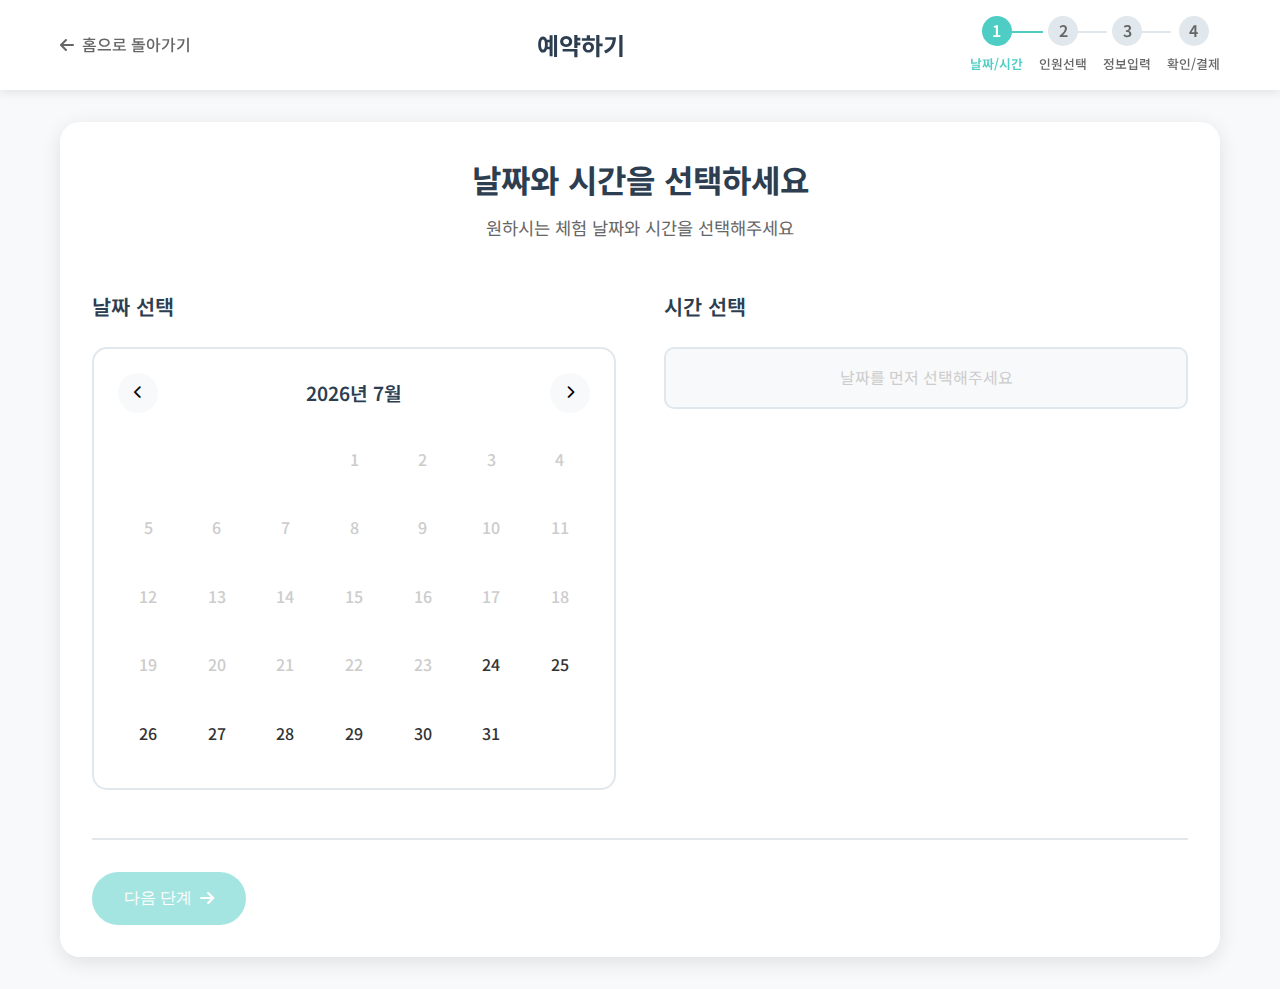
<file: reservation.html>
<!DOCTYPE html>
<html lang="ko">
<head>
    <meta charset="UTF-8">
    <meta name="viewport" content="width=device-width, initial-scale=1.0">
    <title>예약하기 - 부산어린이대공원 실감형 사파리</title>
    <link rel="stylesheet" href="styles/reservation.css">
    <link href="https://fonts.googleapis.com/css2?family=Noto+Sans+KR:wght@300;400;500;700&display=swap" rel="stylesheet">
    <link rel="stylesheet" href="https://cdnjs.cloudflare.com/ajax/libs/font-awesome/6.0.0/css/all.min.css">
</head>
<body>
    <!-- Header -->
    <header class="header">
        <div class="container">
            <div class="header-content">
                <a href="index.html" class="back-btn">
                    <i class="fas fa-arrow-left"></i>
                    <span>홈으로 돌아가기</span>
                </a>
                <h1 class="page-title">예약하기</h1>
                <div class="progress-indicator">
                    <div class="step active" data-step="1">
                        <span class="step-number">1</span>
                        <span class="step-label">날짜/시간</span>
                    </div>
                    <div class="step" data-step="2">
                        <span class="step-number">2</span>
                        <span class="step-label">인원선택</span>
                    </div>
                    <div class="step" data-step="3">
                        <span class="step-number">3</span>
                        <span class="step-label">정보입력</span>
                    </div>
                    <div class="step" data-step="4">
                        <span class="step-number">4</span>
                        <span class="step-label">확인/결제</span>
                    </div>
                </div>
            </div>
        </div>
    </header>

    <!-- Main Content -->
    <main class="main-content">
        <div class="container">
            <div class="reservation-container">
                <!-- Step 1: Date & Time Selection -->
                <section id="step1" class="reservation-step active">
                    <div class="step-header">
                        <h2>날짜와 시간을 선택하세요</h2>
                        <p>원하시는 체험 날짜와 시간을 선택해주세요</p>
                    </div>
                    
                    <div class="date-time-selector">
                        <div class="calendar-section">
                            <h3>날짜 선택</h3>
                            <div class="calendar-container">
                                <div class="calendar-header">
                                    <button class="calendar-nav" id="prev-month">
                                        <i class="fas fa-chevron-left"></i>
                                    </button>
                                    <span class="current-month" id="current-month"></span>
                                    <button class="calendar-nav" id="next-month">
                                        <i class="fas fa-chevron-right"></i>
                                    </button>
                                </div>
                                <div class="calendar-grid" id="calendar-grid"></div>
                            </div>
                        </div>
                        
                        <div class="time-section">
                            <h3>시간 선택</h3>
                            <div class="time-slots" id="time-slots">
                                <div class="time-slot disabled">
                                    <span>날짜를 먼저 선택해주세요</span>
                                </div>
                            </div>
                        </div>
                    </div>
                    
                    <div class="step-actions">
                        <button class="btn btn-primary" id="step1-next" disabled>
                            다음 단계
                            <i class="fas fa-arrow-right"></i>
                        </button>
                    </div>
                </section>

                <!-- Step 2: People Selection -->
                <section id="step2" class="reservation-step">
                    <div class="step-header">
                        <h2>인원을 선택하세요</h2>
                        <p>체험에 참여할 인원을 선택해주세요</p>
                    </div>
                    
                    <div class="people-selector">
                        <div class="people-card">
                            <div class="people-info">
                                <h3>성인 (13세/중학생 이상)</h3>
                                <p class="price">10,000원</p>
                                <p class="description">VR 체험 가능 연령</p>
                            </div>
                            <div class="people-controls">
                                <button class="quantity-btn" id="adult-minus">-</button>
                                <span class="quantity" id="adult-count">1</span>
                                <button class="quantity-btn" id="adult-plus">+</button>
                            </div>
                        </div>
                        
                        <div class="people-card">
                            <div class="people-info">
                                <h3>어린이 (3-12세)</h3>
                                <p class="price">5,000원</p>
                                <p class="description">보호자 동반 필수</p>
                            </div>
                            <div class="people-controls">
                                <button class="quantity-btn" id="child-minus">-</button>
                                <span class="quantity" id="child-count">0</span>
                                <button class="quantity-btn" id="child-plus">+</button>
                            </div>
                        </div>
                    </div>
                    
                    <div class="total-summary">
                        <div class="summary-item">
                            <span>성인 1명 × 10,000원</span>
                            <span id="adult-total">15,000원</span>
                        </div>
                        <div class="summary-item">
                            <span>어린이 1명 × 5,000원</span>
                            <span id="child-total">0원</span>
                        </div>
                        <div class="summary-total">
                            <span>총 금액</span>
                            <span id="total-amount">15,000원</span>
                        </div>
                    </div>
                    
                    <div class="step-actions">
                        <button class="btn btn-secondary" id="step2-back">
                            <i class="fas fa-arrow-left"></i>
                            이전 단계
                        </button>
                        <button class="btn btn-primary" id="step2-next">
                            다음 단계
                            <i class="fas fa-arrow-right"></i>
                        </button>
                    </div>
                </section>

                <!-- Step 3: Information Input -->
                <section id="step3" class="reservation-step">
                    <div class="step-header">
                        <h2>예약자 정보를 입력하세요</h2>
                        <p>체험 예약에 필요한 정보를 입력해주세요</p>
                    </div>
                    
                    <div class="info-form">
                        <div class="form-section">
                            <h3>예약자 정보</h3>
                            <div class="form-group">
                                <label for="reservation-name">예약자명 *</label>
                                <input type="text" id="reservation-name" name="name" required>
                                <span class="error-message" id="name-error"></span>
                            </div>
                            
                            <div class="form-group">
                                <label for="reservation-phone">연락처 *</label>
                                <input type="tel" id="reservation-phone" name="phone" placeholder="010-1234-5678" required>
                                <span class="error-message" id="phone-error"></span>
                            </div>
                            
                            <div class="form-group">
                                <label for="reservation-email">이메일 *</label>
                                <input type="email" id="reservation-email" name="email" placeholder="example@email.com" required>
                                <span class="error-message" id="email-error"></span>
                            </div>
                        </div>
                        
                        <div class="form-section">
                            <h3>체험자 정보</h3>
                            <div class="participants-list" id="participants-list">
                                <!-- Participants will be added dynamically -->
                            </div>
                            <button type="button" class="btn btn-outline" id="add-participant">
                                <i class="fas fa-plus"></i>
                                체험자 추가
                            </button>
                        </div>
                        
                        <div class="form-section">
                            <h3>특별 요청사항</h3>
                            <div class="form-group">
                                <label for="special-requests">요청사항</label>
                                <textarea id="special-requests" name="requests" placeholder="특별한 요청사항이 있으시면 입력해주세요"></textarea>
                            </div>
                        </div>
                        
                        <div class="form-section">
                            <h3>이용약관 및 개인정보처리방침</h3>
                            <div class="checkbox-group">
                                <label class="checkbox-label">
                                    <input type="checkbox" id="terms-agreement" required>
                                    <span class="checkmark"></span>
                                    <span class="checkbox-text">
                                        <a href="#" target="_blank">이용약관</a> 및 
                                        <a href="#" target="_blank">개인정보처리방침</a>에 동의합니다 *
                                    </span>
                                </label>
                            </div>
                            
                            <div class="checkbox-group">
                                <label class="checkbox-label">
                                    <input type="checkbox" id="marketing-agreement">
                                    <span class="checkmark"></span>
                                    <span class="checkbox-text">
                                        마케팅 정보 수신에 동의합니다 (선택)
                                    </span>
                                </label>
                            </div>
                        </div>
                    </div>
                    
                    <div class="step-actions">
                        <button class="btn btn-secondary" id="step3-back">
                            <i class="fas fa-arrow-left"></i>
                            이전 단계
                        </button>
                        <button class="btn btn-primary" id="step3-next">
                            다음 단계
                            <i class="fas fa-arrow-right"></i>
                        </button>
                    </div>
                </section>

                <!-- Step 4: Confirmation & Payment -->
                <section id="step4" class="reservation-step">
                    <div class="step-header">
                        <h2>예약 정보를 확인하세요</h2>
                        <p>입력하신 정보를 확인하고 예약을 완료해주세요</p>
                    </div>
                    
                    <div class="confirmation-container">
                        <div class="confirmation-summary">
                            <h3>예약 정보 요약</h3>
                            <div class="summary-details">
                                <div class="detail-item">
                                    <span class="label">체험 날짜</span>
                                    <span class="value" id="confirm-date">-</span>
                                </div>
                                <div class="detail-item">
                                    <span class="label">체험 시간</span>
                                    <span class="value" id="confirm-time">-</span>
                                </div>
                                <div class="detail-item">
                                    <span class="label">참여 인원</span>
                                    <span class="value" id="confirm-people">-</span>
                                </div>
                                <div class="detail-item">
                                    <span class="label">예약자명</span>
                                    <span class="value" id="confirm-name">-</span>
                                </div>
                                <div class="detail-item">
                                    <span class="label">연락처</span>
                                    <span class="value" id="confirm-phone">-</span>
                                </div>
                                <div class="detail-item">
                                    <span class="label">이메일</span>
                                    <span class="value" id="confirm-email">-</span>
                                </div>
                            </div>
                        </div>
                        
                        <div class="payment-summary">
                            <h3>결제 정보</h3>
                            <div class="payment-details">
                                <div class="payment-item">
                                    <span>성인 × 1명</span>
                                    <span id="payment-adult">10,000원</span>
                                </div>
                                <div class="payment-item">
                                    <span>어린이 × 1명</span>
                                    <span id="payment-child">5,000원</span>
                                </div>
                                <div class="payment-total">
                                    <span>총 결제 금액</span>
                                    <span id="payment-total">15,000원</span>
                                </div>
                            </div>
                        </div>
                        
                        <div class="payment-methods">
                            <h3>결제 방법</h3>
                            <div class="payment-options">
                                <label class="payment-option">
                                    <input type="radio" name="payment-method" value="card" checked>
                                    <span class="payment-option-content">
                                        <i class="fas fa-credit-card"></i>
                                        <span>신용카드</span>
                                    </span>
                                </label>
                                <label class="payment-option">
                                    <input type="radio" name="payment-method" value="transfer">
                                    <span class="payment-option-content">
                                        <i class="fas fa-university"></i>
                                        <span>무통장입금</span>
                                    </span>
                                </label>
                                <label class="payment-option">
                                    <input type="radio" name="payment-method" value="phone">
                                    <span class="payment-option-content">
                                        <i class="fas fa-mobile-alt"></i>
                                        <span>휴대폰 결제</span>
                                    </span>
                                </label>
                            </div>
                        </div>
                    </div>
                    
                    <div class="step-actions">
                        <button class="btn btn-secondary" id="step4-back">
                            <i class="fas fa-arrow-left"></i>
                            이전 단계
                        </button>
                        <button class="btn btn-outline" onclick="openPreviewModal()">
                            <i class="fas fa-eye"></i>
                            미리보기
                        </button>
                        <button class="btn btn-primary btn-large" id="complete-reservation">
                            <i class="fas fa-check"></i>
                            예약 완료하기
                        </button>
                    </div>
                </section>
            </div>
        </div>
    </main>

    <!-- Loading Overlay -->
    <div id="loading-overlay" class="loading-overlay">
        <div class="loading-content">
            <div class="loading-spinner"></div>
            <p>예약을 처리하고 있습니다...</p>
        </div>
    </div>

    <!-- Success Modal -->
    <div id="success-modal" class="modal">
        <div class="modal-content">
            <div class="success-icon">
                <i class="fas fa-check-circle"></i>
            </div>
            <h2>예약이 완료되었습니다!</h2>
            <div class="reservation-details">
                <p><strong>예약번호:</strong> <span id="reservation-number"></span></p>
                <p><strong>체험 일시:</strong> <span id="success-date-time"></span></p>
                <p><strong>참여 인원:</strong> <span id="success-people"></span></p>
                <p><strong>총 금액:</strong> <span id="success-total"></span></p>
            </div>
            <div class="modal-actions">
                <button class="btn btn-primary" onclick="window.location.href='index.html'">
                    홈으로 돌아가기
                </button>
                <button class="btn btn-secondary" onclick="printReservation()">
                    <i class="fas fa-print"></i>
                    예약 확인서 출력
                </button>
                <button class="btn btn-outline" onclick="viewReservationDetails()">
                    <i class="fas fa-eye"></i>
                    상세 보기
                </button>
            </div>
        </div>
    </div>

    <!-- Reservation Details Modal -->
    <div id="reservation-details-modal" class="modal">
        <div class="modal-content">
            <span class="close" onclick="closeReservationDetailsModal()">&times;</span>
            <h2>예약 상세 정보</h2>
            <div class="reservation-details-content">
                <div class="details-section">
                    <h3><i class="fas fa-info-circle"></i> 기본 정보</h3>
                    <div class="details-grid">
                        <div class="detail-item">
                            <span class="label">예약번호</span>
                            <span class="value" id="detail-reservation-number">-</span>
                        </div>
                        <div class="detail-item">
                            <span class="label">예약일시</span>
                            <span class="value" id="detail-reservation-date">-</span>
                        </div>
                        <div class="detail-item">
                            <span class="label">체험일시</span>
                            <span class="value" id="detail-experience-date">-</span>
                        </div>
                        <div class="detail-item">
                            <span class="label">상태</span>
                            <span class="value status confirmed" id="detail-status">확정</span>
                        </div>
                    </div>
                </div>

                <div class="details-section">
                    <h3><i class="fas fa-user"></i> 예약자 정보</h3>
                    <div class="details-grid">
                        <div class="detail-item">
                            <span class="label">예약자명</span>
                            <span class="value" id="detail-name">-</span>
                        </div>
                        <div class="detail-item">
                            <span class="label">연락처</span>
                            <span class="value" id="detail-phone">-</span>
                        </div>
                        <div class="detail-item">
                            <span class="label">이메일</span>
                            <span class="value" id="detail-email">-</span>
                        </div>
                    </div>
                </div>

                <div class="details-section">
                    <h3><i class="fas fa-users"></i> 참여 인원</h3>
                    <div class="participants-detail" id="participants-detail">
                        <!-- Participants will be populated here -->
                    </div>
                </div>

                <div class="details-section">
                    <h3><i class="fas fa-won-sign"></i> 결제 정보</h3>
                    <div class="payment-details">
                        <div class="payment-item">
                            <span>성인 × <span id="detail-adults-count">0</span>명</span>
                            <span id="detail-adults-amount">0원</span>
                        </div>
                        <div class="payment-item">
                            <span>어린이 × <span id="detail-children-count">0</span>명</span>
                            <span id="detail-children-amount">0원</span>
                        </div>
                        <div class="payment-total">
                            <span>총 결제 금액</span>
                            <span id="detail-total-amount">0원</span>
                        </div>
                    </div>
                </div>

                <div class="details-section">
                    <h3><i class="fas fa-info"></i> 이용 안내</h3>
                    <div class="info-notice">
                        <ul>
                            <li>체험 시작 10분 전까지 도착해주세요.</li>
                            <li>VR 체험은 10세 이상 권장입니다.</li>
                            <li>임신부 및 심장질환자는 체험에 제한이 있을 수 있습니다.</li>
                            <li>예약 취소는 체험 24시간 전까지 가능합니다.</li>
                        </ul>
                    </div>
                </div>
            </div>
            <div class="modal-footer">
                <button class="btn btn-primary" onclick="modifyReservation()">
                    <i class="fas fa-edit"></i>
                    예약 수정
                </button>
                <button class="btn btn-danger" onclick="cancelReservation()">
                    <i class="fas fa-times"></i>
                    예약 취소
                </button>
                <button class="btn btn-secondary" onclick="printReservation()">
                    <i class="fas fa-print"></i>
                    인쇄
                </button>
            </div>
        </div>
    </div>

    <!-- Preview Modal -->
    <div id="preview-modal" class="modal">
        <div class="modal-content">
            <span class="close" onclick="closePreviewModal()">&times;</span>
            <h2>예약 정보 미리보기</h2>
            <div class="preview-content">
                <div class="preview-summary">
                    <h3>예약 요약</h3>
                    <div class="preview-grid">
                        <div class="preview-item">
                            <span class="label">체험 날짜</span>
                            <span class="value" id="preview-date">-</span>
                        </div>
                        <div class="preview-item">
                            <span class="label">체험 시간</span>
                            <span class="value" id="preview-time">-</span>
                        </div>
                        <div class="preview-item">
                            <span class="label">참여 인원</span>
                            <span class="value" id="preview-people">-</span>
                        </div>
                        <div class="preview-item">
                            <span class="label">총 금액</span>
                            <span class="value" id="preview-total">-</span>
                        </div>
                    </div>
                </div>
                <div class="preview-note">
                    <p><i class="fas fa-info-circle"></i> 위 정보를 확인하시고 예약을 완료해주세요.</p>
                </div>
            </div>
            <div class="modal-footer">
                <button class="btn btn-secondary" onclick="closePreviewModal()">
                    돌아가기
                </button>
                <button class="btn btn-primary" onclick="confirmReservation()">
                    <i class="fas fa-check"></i>
                    예약 완료
                </button>
            </div>
        </div>
    </div>

    <script src="scripts/reservation.js"></script>
</body>
</html>
</file>
<file: styles/reservation.css>
/* Reservation Page Styles */

* {
    margin: 0;
    padding: 0;
    box-sizing: border-box;
}

body {
    font-family: 'Noto Sans KR', sans-serif;
    line-height: 1.6;
    color: #333;
    background: #f8f9fa;
}

.container {
    max-width: 1200px;
    margin: 0 auto;
    padding: 0 20px;
}

/* Header Styles */
.header {
    background: white;
    box-shadow: 0 2px 10px rgba(0, 0, 0, 0.1);
    position: sticky;
    top: 0;
    z-index: 100;
}

.header-content {
    display: flex;
    align-items: center;
    justify-content: space-between;
    padding: 1rem 0;
}

.back-btn {
    display: flex;
    align-items: center;
    gap: 0.5rem;
    color: #666;
    text-decoration: none;
    font-weight: 500;
    transition: color 0.3s ease;
}

.back-btn:hover {
    color: #4ecdc4;
}

.page-title {
    font-size: 1.5rem;
    font-weight: 700;
    color: #2c3e50;
}

/* Progress Indicator */
.progress-indicator {
    display: flex;
    gap: 1rem;
    align-items: center;
}

.step {
    display: flex;
    flex-direction: column;
    align-items: center;
    gap: 0.5rem;
    position: relative;
}

.step:not(:last-child)::after {
    content: '';
    position: absolute;
    top: 15px;
    right: -20px;
    width: 40px;
    height: 2px;
    background: #e1e8ed;
    transition: background 0.3s ease;
}

.step.active:not(:last-child)::after {
    background: #4ecdc4;
}

.step-number {
    width: 30px;
    height: 30px;
    border-radius: 50%;
    background: #e1e8ed;
    color: #666;
    display: flex;
    align-items: center;
    justify-content: center;
    font-weight: 600;
    transition: all 0.3s ease;
}

.step.active .step-number {
    background: #4ecdc4;
    color: white;
}

.step.completed .step-number {
    background: #27ae60;
    color: white;
}

.step-label {
    font-size: 0.8rem;
    color: #666;
    font-weight: 500;
}

.step.active .step-label {
    color: #4ecdc4;
    font-weight: 600;
}

/* Main Content */
.main-content {
    padding: 2rem 0;
}

.reservation-container {
    background: white;
    border-radius: 20px;
    padding: 2rem;
    box-shadow: 0 5px 20px rgba(0, 0, 0, 0.1);
}

.reservation-step {
    display: none;
}

.reservation-step.active {
    display: block;
    animation: fadeInUp 0.5s ease;
}

@keyframes fadeInUp {
    from {
        opacity: 0;
        transform: translateY(30px);
    }
    to {
        opacity: 1;
        transform: translateY(0);
    }
}

.step-header {
    text-align: center;
    margin-bottom: 3rem;
}

.step-header h2 {
    font-size: 2rem;
    font-weight: 700;
    color: #2c3e50;
    margin-bottom: 0.5rem;
}

.step-header p {
    color: #666;
    font-size: 1.1rem;
}

/* Step 1: Date & Time Selection */
.date-time-selector {
    display: grid;
    grid-template-columns: 1fr 1fr;
    gap: 3rem;
    margin-bottom: 3rem;
}

.calendar-section h3,
.time-section h3 {
    font-size: 1.3rem;
    font-weight: 600;
    color: #2c3e50;
    margin-bottom: 1.5rem;
}

.calendar-container {
    border: 2px solid #e1e8ed;
    border-radius: 15px;
    padding: 1.5rem;
}

.calendar-header {
    display: flex;
    justify-content: space-between;
    align-items: center;
    margin-bottom: 1rem;
}

.calendar-nav {
    background: #f8f9fa;
    border: none;
    width: 40px;
    height: 40px;
    border-radius: 50%;
    display: flex;
    align-items: center;
    justify-content: center;
    cursor: pointer;
    transition: all 0.3s ease;
}

.calendar-nav:hover {
    background: #4ecdc4;
    color: white;
}

.current-month {
    font-size: 1.2rem;
    font-weight: 600;
    color: #2c3e50;
}

.calendar-grid {
    display: grid;
    grid-template-columns: repeat(7, 1fr);
    gap: 0.5rem;
}

.calendar-day {
    aspect-ratio: 1;
    display: flex;
    align-items: center;
    justify-content: center;
    border-radius: 8px;
    cursor: pointer;
    font-weight: 500;
    transition: all 0.3s ease;
}

.calendar-day:hover {
    background: #e8f8f5;
}

.calendar-day.selected {
    background: #4ecdc4;
    color: white;
}

.calendar-day.disabled {
    color: #ccc;
    cursor: not-allowed;
}

.calendar-day.disabled:hover {
    background: transparent;
}

.time-slots {
    display: grid;
    grid-template-columns: repeat(auto-fit, minmax(120px, 1fr));
    gap: 1rem;
}

.time-slot {
    padding: 1rem;
    border: 2px solid #e1e8ed;
    border-radius: 10px;
    text-align: center;
    cursor: pointer;
    transition: all 0.3s ease;
    background: white;
}

.time-slot:hover {
    border-color: #4ecdc4;
    background: #f8fffe;
}

.time-slot.selected {
    border-color: #4ecdc4;
    background: #4ecdc4;
    color: white;
}

.time-slot.disabled {
    background: #f8f9fa;
    color: #ccc;
    cursor: not-allowed;
}

.time-slot.disabled:hover {
    border-color: #e1e8ed;
    background: #f8f9fa;
}

/* Step 2: People Selection */
.people-selector {
    display: flex;
    flex-direction: column;
    gap: 2rem;
    margin-bottom: 3rem;
}

.people-card {
    display: flex;
    justify-content: space-between;
    align-items: center;
    padding: 2rem;
    border: 2px solid #e1e8ed;
    border-radius: 15px;
    transition: all 0.3s ease;
}

.people-card:hover {
    border-color: #4ecdc4;
    box-shadow: 0 5px 15px rgba(78, 205, 196, 0.1);
}

.people-info h3 {
    font-size: 1.2rem;
    font-weight: 600;
    color: #2c3e50;
    margin-bottom: 0.5rem;
}

.price {
    font-size: 1.1rem;
    font-weight: 700;
    color: #e74c3c;
    margin-bottom: 0.5rem;
}

.description {
    color: #666;
    font-size: 0.9rem;
}

.people-controls {
    display: flex;
    align-items: center;
    gap: 1rem;
}

.quantity-btn {
    width: 40px;
    height: 40px;
    border: 2px solid #e1e8ed;
    background: white;
    border-radius: 50%;
    display: flex;
    align-items: center;
    justify-content: center;
    cursor: pointer;
    font-size: 1.2rem;
    font-weight: 600;
    transition: all 0.3s ease;
}

.quantity-btn:hover {
    border-color: #4ecdc4;
    color: #4ecdc4;
}

.quantity-btn:disabled {
    opacity: 0.5;
    cursor: not-allowed;
}

.quantity {
    font-size: 1.5rem;
    font-weight: 600;
    color: #2c3e50;
    min-width: 30px;
    text-align: center;
}

.total-summary {
    background: #f8f9fa;
    padding: 2rem;
    border-radius: 15px;
    margin-bottom: 3rem;
}

.summary-item {
    display: flex;
    justify-content: space-between;
    margin-bottom: 1rem;
    color: #666;
}

.summary-total {
    display: flex;
    justify-content: space-between;
    font-size: 1.2rem;
    font-weight: 700;
    color: #2c3e50;
    padding-top: 1rem;
    border-top: 2px solid #e1e8ed;
}

/* Step 3: Information Input */
.info-form {
    display: flex;
    flex-direction: column;
    gap: 3rem;
    margin-bottom: 3rem;
}

.form-section {
    background: #f8f9fa;
    padding: 2rem;
    border-radius: 15px;
}

.form-section h3 {
    font-size: 1.3rem;
    font-weight: 600;
    color: #2c3e50;
    margin-bottom: 1.5rem;
}

.form-group {
    margin-bottom: 1.5rem;
}

.form-group label {
    display: block;
    margin-bottom: 0.5rem;
    font-weight: 500;
    color: #333;
}

.form-group input,
.form-group textarea {
    width: 100%;
    padding: 1rem;
    border: 2px solid #e1e8ed;
    border-radius: 10px;
    font-size: 1rem;
    transition: border-color 0.3s ease;
}

.form-group input:focus,
.form-group textarea:focus {
    outline: none;
    border-color: #4ecdc4;
}

.form-group textarea {
    resize: vertical;
    min-height: 100px;
}

.error-message {
    color: #e74c3c;
    font-size: 0.9rem;
    margin-top: 0.5rem;
    display: block;
}

.participants-list {
    display: flex;
    flex-direction: column;
    gap: 1rem;
    margin-bottom: 1rem;
}

.participant-item {
    display: flex;
    gap: 1rem;
    align-items: center;
    padding: 1rem;
    background: white;
    border-radius: 10px;
    border: 2px solid #e1e8ed;
}

.participant-item input {
    flex: 1;
    margin-bottom: 0;
}

.remove-participant {
    background: #e74c3c;
    color: white;
    border: none;
    width: 30px;
    height: 30px;
    border-radius: 50%;
    cursor: pointer;
    display: flex;
    align-items: center;
    justify-content: center;
}

.checkbox-group {
    margin-bottom: 1rem;
}

.checkbox-label {
    display: flex;
    align-items: flex-start;
    gap: 1rem;
    cursor: pointer;
}

.checkbox-label input[type="checkbox"] {
    display: none;
}

.checkmark {
    width: 20px;
    height: 20px;
    border: 2px solid #e1e8ed;
    border-radius: 4px;
    position: relative;
    flex-shrink: 0;
    margin-top: 2px;
    transition: all 0.3s ease;
}

.checkbox-label input[type="checkbox"]:checked + .checkmark {
    background: #4ecdc4;
    border-color: #4ecdc4;
}

.checkbox-label input[type="checkbox"]:checked + .checkmark::after {
    content: '✓';
    position: absolute;
    top: 50%;
    left: 50%;
    transform: translate(-50%, -50%);
    color: white;
    font-size: 12px;
    font-weight: bold;
}

.checkbox-text {
    color: #666;
    line-height: 1.5;
}

.checkbox-text a {
    color: #4ecdc4;
    text-decoration: none;
}

.checkbox-text a:hover {
    text-decoration: underline;
}

/* Step 4: Confirmation & Payment */
.confirmation-container {
    display: flex;
    flex-direction: column;
    gap: 3rem;
    margin-bottom: 3rem;
}

.confirmation-summary,
.payment-summary,
.payment-methods {
    background: #f8f9fa;
    padding: 2rem;
    border-radius: 15px;
}

.confirmation-summary h3,
.payment-summary h3,
.payment-methods h3 {
    font-size: 1.3rem;
    font-weight: 600;
    color: #2c3e50;
    margin-bottom: 1.5rem;
}

.summary-details {
    display: flex;
    flex-direction: column;
    gap: 1rem;
}

.detail-item {
    display: flex;
    justify-content: space-between;
    align-items: center;
    padding: 1rem;
    background: white;
    border-radius: 10px;
}

.detail-item .label {
    font-weight: 500;
    color: #666;
}

.detail-item .value {
    font-weight: 600;
    color: #2c3e50;
}

.payment-details {
    display: flex;
    flex-direction: column;
    gap: 1rem;
}

.payment-item {
    display: flex;
    justify-content: space-between;
    color: #666;
}

.payment-total {
    display: flex;
    justify-content: space-between;
    font-size: 1.2rem;
    font-weight: 700;
    color: #2c3e50;
    padding-top: 1rem;
    border-top: 2px solid #e1e8ed;
}

.payment-options {
    display: flex;
    flex-direction: column;
    gap: 1rem;
}

.payment-option {
    display: flex;
    align-items: center;
    cursor: pointer;
}

.payment-option input[type="radio"] {
    display: none;
}

.payment-option-content {
    display: flex;
    align-items: center;
    gap: 1rem;
    padding: 1rem;
    border: 2px solid #e1e8ed;
    border-radius: 10px;
    width: 100%;
    transition: all 0.3s ease;
}

.payment-option input[type="radio"]:checked + .payment-option-content {
    border-color: #4ecdc4;
    background: #f8fffe;
}

.payment-option-content i {
    font-size: 1.5rem;
    color: #4ecdc4;
}

/* Step Actions */
.step-actions {
    display: flex;
    justify-content: space-between;
    align-items: center;
    padding-top: 2rem;
    border-top: 2px solid #e1e8ed;
}

.btn {
    padding: 1rem 2rem;
    border: none;
    border-radius: 50px;
    font-size: 1rem;
    font-weight: 500;
    cursor: pointer;
    transition: all 0.3s ease;
    display: inline-flex;
    align-items: center;
    gap: 0.5rem;
    text-decoration: none;
}

.btn-primary {
    background: #4ecdc4;
    color: white;
}

.btn-primary:hover:not(:disabled) {
    background: #45b7b8;
    transform: translateY(-2px);
    box-shadow: 0 5px 15px rgba(78, 205, 196, 0.4);
}

.btn-secondary {
    background: transparent;
    color: #666;
    border: 2px solid #e1e8ed;
}

.btn-secondary:hover {
    background: #f8f9fa;
    border-color: #4ecdc4;
    color: #4ecdc4;
}

.btn-outline {
    background: transparent;
    color: #4ecdc4;
    border: 2px solid #4ecdc4;
}

.btn-outline:hover {
    background: #4ecdc4;
    color: white;
}

.btn-large {
    padding: 1.2rem 2.5rem;
    font-size: 1.1rem;
}

.btn:disabled {
    opacity: 0.5;
    cursor: not-allowed;
    transform: none !important;
    box-shadow: none !important;
}

/* Loading Overlay */
.loading-overlay {
    position: fixed;
    top: 0;
    left: 0;
    width: 100%;
    height: 100%;
    background: rgba(255, 255, 255, 0.9);
    display: none;
    align-items: center;
    justify-content: center;
    z-index: 2000;
}

.loading-overlay.show {
    display: flex;
}

.loading-content {
    text-align: center;
}

.loading-spinner {
    width: 50px;
    height: 50px;
    border: 4px solid #e1e8ed;
    border-top: 4px solid #4ecdc4;
    border-radius: 50%;
    animation: spin 1s linear infinite;
    margin: 0 auto 1rem;
}

@keyframes spin {
    0% { transform: rotate(0deg); }
    100% { transform: rotate(360deg); }
}

/* Modal Styles */
.modal {
    display: none;
    position: fixed;
    z-index: 3000;
    left: 0;
    top: 0;
    width: 100%;
    height: 100%;
    background-color: rgba(0, 0, 0, 0.5);
    backdrop-filter: blur(5px);
}

.modal.show {
    display: flex;
    align-items: center;
    justify-content: center;
}

.modal.show {
    display: block;
}

.modal-content {
    background-color: white;
    padding: 3rem;
    border-radius: 20px;
    width: 90%;
    max-width: 500px;
    text-align: center;
    animation: modalSlideIn 0.3s ease;
}

@keyframes modalSlideIn {
    from {
        opacity: 0;
        transform: translateY(-50px);
    }
    to {
        opacity: 1;
        transform: translateY(0);
    }
}

.success-icon {
    font-size: 4rem;
    color: #27ae60;
    margin-bottom: 1rem;
}

.modal-content h2 {
    font-size: 1.8rem;
    font-weight: 700;
    color: #2c3e50;
    margin-bottom: 2rem;
}

.reservation-details {
    text-align: left;
    background: #f8f9fa;
    padding: 2rem;
    border-radius: 15px;
    margin-bottom: 2rem;
}

.reservation-details p {
    margin-bottom: 1rem;
    color: #666;
}

.reservation-details strong {
    color: #2c3e50;
}

.modal-actions {
    display: flex;
    flex-direction: column;
    gap: 1rem;
}

/* Reservation Details Modal Styles */
.reservation-details-content {
    display: flex;
    flex-direction: column;
    gap: 2rem;
    margin-bottom: 2rem;
}

.details-section {
    background: #f8f9fa;
    padding: 1.5rem;
    border-radius: 15px;
}

.details-section h3 {
    font-size: 1.2rem;
    font-weight: 600;
    color: #2c3e50;
    margin-bottom: 1rem;
    display: flex;
    align-items: center;
    gap: 0.5rem;
}

.details-section h3 i {
    color: #4ecdc4;
}

.details-grid {
    display: grid;
    grid-template-columns: repeat(auto-fit, minmax(250px, 1fr));
    gap: 1rem;
}

.detail-item {
    display: flex;
    justify-content: space-between;
    align-items: center;
    padding: 0.8rem;
    background: white;
    border-radius: 10px;
    border-left: 4px solid #4ecdc4;
}

.detail-item .label {
    font-weight: 500;
    color: #666;
}

.detail-item .value {
    font-weight: 600;
    color: #2c3e50;
}

.detail-item .value.status {
    padding: 0.3rem 0.8rem;
    border-radius: 15px;
    font-size: 0.8rem;
    font-weight: 600;
}

.detail-item .value.status.confirmed {
    background: #d5f4e6;
    color: #27ae60;
}

.participants-detail {
    display: flex;
    flex-direction: column;
    gap: 0.5rem;
}

.participant-detail-item {
    display: flex;
    justify-content: space-between;
    align-items: center;
    padding: 0.8rem;
    background: white;
    border-radius: 10px;
    border-left: 4px solid #4ecdc4;
}

.info-notice {
    background: white;
    padding: 1rem;
    border-radius: 10px;
}

.info-notice ul {
    list-style: none;
    padding: 0;
}

.info-notice li {
    padding: 0.5rem 0;
    color: #666;
    display: flex;
    align-items: center;
    gap: 0.5rem;
}

.info-notice li::before {
    content: '•';
    color: #4ecdc4;
    font-weight: bold;
}

.modal-footer {
    display: flex;
    gap: 1rem;
    justify-content: center;
    padding-top: 2rem;
    border-top: 2px solid #e1e8ed;
}

/* Preview Modal Styles */
.preview-content {
    margin-bottom: 2rem;
}

.preview-summary {
    background: #f8f9fa;
    padding: 2rem;
    border-radius: 15px;
    margin-bottom: 1.5rem;
}

.preview-summary h3 {
    font-size: 1.3rem;
    font-weight: 600;
    color: #2c3e50;
    margin-bottom: 1.5rem;
    text-align: center;
}

.preview-grid {
    display: grid;
    grid-template-columns: repeat(auto-fit, minmax(200px, 1fr));
    gap: 1rem;
}

.preview-item {
    display: flex;
    flex-direction: column;
    gap: 0.5rem;
    padding: 1rem;
    background: white;
    border-radius: 10px;
    text-align: center;
    border-left: 4px solid #4ecdc4;
}

.preview-item .label {
    font-size: 0.9rem;
    color: #666;
    font-weight: 500;
}

.preview-item .value {
    font-size: 1.1rem;
    font-weight: 600;
    color: #2c3e50;
}

.preview-note {
    background: #e8f8f5;
    padding: 1rem;
    border-radius: 10px;
    border-left: 4px solid #4ecdc4;
}

.preview-note p {
    margin: 0;
    color: #2c3e50;
    display: flex;
    align-items: center;
    gap: 0.5rem;
}

.preview-note i {
    color: #4ecdc4;
}

/* Responsive Design */
@media (max-width: 768px) {
    .header-content {
        flex-direction: column;
        gap: 1rem;
    }
    
    .progress-indicator {
        width: 100%;
        justify-content: space-between;
    }
    
    .step:not(:last-child)::after {
        display: none;
    }
    
    .date-time-selector {
        grid-template-columns: 1fr;
        gap: 2rem;
    }
    
    .people-card {
        flex-direction: column;
        gap: 1rem;
        text-align: center;
    }
    
    .step-actions {
        flex-direction: column;
        gap: 1rem;
    }
    
    .modal-actions {
        flex-direction: column;
    }
}

@media (max-width: 480px) {
    .container {
        padding: 0 10px;
    }
    
    .reservation-container {
        padding: 1rem;
    }
    
    .step-header h2 {
        font-size: 1.5rem;
    }
    
    .calendar-grid {
        gap: 0.25rem;
    }
    
    .time-slots {
        grid-template-columns: 1fr;
    }
    
    .form-section {
        padding: 1rem;
    }
}
</file>
